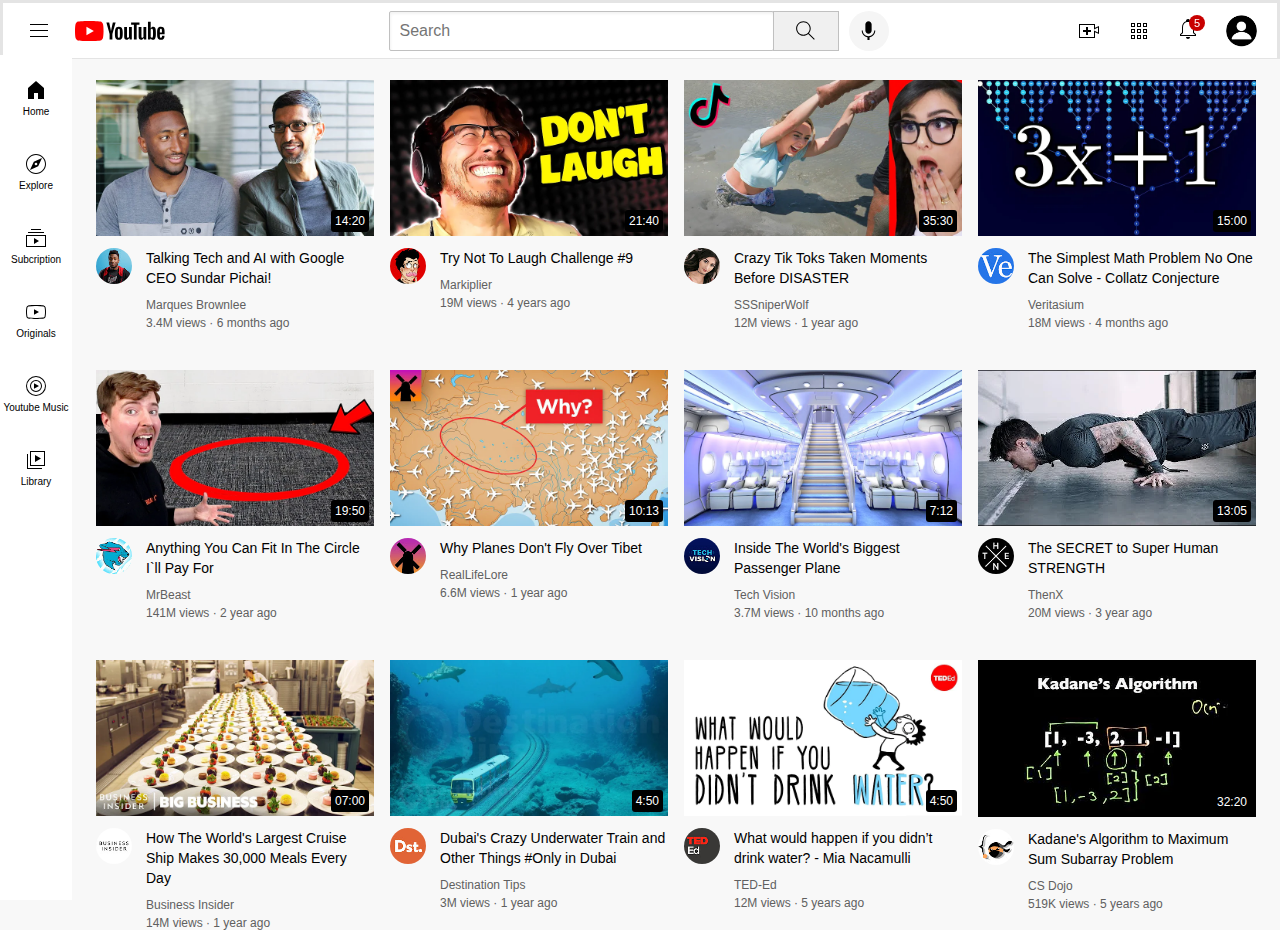
<file: index.html>
<!DOCTYPE html>
<html lang="en">
  <head>
    <meta charset="UTF-8" />
    <meta name="viewport" content="width=device-width, initial-scale=1.0" />
    <title>Youtube.Com</title>
    <link rel="stylesheet" href="styles/general.css" />
    <link rel="stylesheet" href="styles/header.css" />
    <link rel="stylesheet" href="styles/video.css" />
    <link rel="stylesheet" href="styles/sidebar.css" />
  </head>

  <body>
    <header class="header">
      <div class="left-section">
        <img class="hamburger-menu" src="icons/hamburger-menu.svg">
        <img class="youtube-logo" src="icons/youtube-logo.svg"></div>
      <div class="middle-section">
        <input class="search-bar" type="text" placeholder="Search" />
      <button class="search-button">
<img class="search-icon" src="icons/search.svg">
<div class="tooltip">search</div>
      </button>
      <button class="voice-search-button"> 
         <img  class="voice-search-icon" src="icons/voice-search-icon.svg"></button>
    
      
      </div>
      <div class="right-section">
        <div class="upload-icon-container">
        
        <img class="upload-icon" src="icons/upload.svg" >
        <div class="tooltip">Create</div>
        </div>
        <img class="youtube-apps-icon" src="icons/youtube-apps.svg">
        <div class="notifications-icon-conatiner">
        <img class="notifications-icon" src="icons/notifications.svg">
        <div class="notifications-count">5</div>
      </div>
        <img class="current-user-picture" src="icons/Profile-Avatar-PNG-Picture.png" alt="">
      </div>
    </header>

  
    <nav class="sidebar">
    <div class="sidebar-link"><img src="side-bar/home.svg"><div>Home</div></div>
    <div class="sidebar-link"><img src="side-bar/explore.svg"><div>Explore</div></div>
    <div class="sidebar-link"><img src="side-bar/subscriptions.svg"><div>Subcription</div></div>
    <div class="sidebar-link"><img src="side-bar/originals.svg"><div>Originals</div></div>
    <div class="sidebar-link"><img src="side-bar/youtube-music.svg"><div>Youtube Music</div></div>
    <div class="sidebar-link"><img src="side-bar/library.svg"><div>Library</div></div>

    </nav>
    <main>
    <section class="video-grid">
      
      <div class="video-preview">
        <div class="thumbnail-row"> <a href="https://www.youtube.com/watch?v=n2RNcPRtAiY">
          <img class="thumbnail" src="tumbnails/thumbnail-1.webp" /></a>
      <div class="video-time">14:20</div>
        </div>


        <div class="video-info-grid">
          <div class="channel-picture">
            <img
              class="profile-picture"
              src="channel-profile-picture/channel-1.jpeg"
            />
          </div>
          <div class="video-info">
            <p class="video-title">
              Talking Tech and AI with Google CEO Sundar Pichai!
            </p>
            <p class="video-author">Marques Brownlee</p>
            <p class="video-stats">3.4M views &#183; 6 months ago</p>
          </div>
        </div>
      </div>

      <div class="video-preview">
        <div class="thumbnail-row">
          <a href="https://www.youtube.com/watch?v=mP0RAo9SKZk">
          <img class="thumbnail" src="tumbnails/thumbnail-2.webp" />
        </a>
          <div class="video-time">21:40</div>
        </div>
        <div class="video-info-grid">
          <div class="channel-picture">
            <img
              class="profile-picture"
              src="channel-profile-picture/channel-2.jpeg"
            />
          </div>
          <div class="video-info">
            <p class="video-title">Try Not To Laugh Challenge #9</p>
            <p class="video-author">Markiplier</p>
            <p class="video-stats">19M views &#183; 4 years ago</p>
          </div>
        </div>
      </div>

      <div class="video-preview">
        <div class="thumbnail-row">
          <a href="https://www.youtube.com/watch?v=FgjPQQeTh1w">
          <img class="thumbnail" src="tumbnails/thumbnail-3.webp" />
        </a>
          <div class="video-time">35:30</div>
        </div>
        <div class="video-info-grid">
          <div class="channel-picture">
            <img
              class="profile-picture"
              src="channel-profile-picture/channel-3.jpeg"
            />
          </div>
          <div class="video-info">
            <p class="video-title">
              Crazy Tik Toks Taken Moments Before DISASTER
            </p>
            <p class="video-author">SSSniperWolf</p>
            <p class="video-stats">12M views · 1 year ago</p>
          </div>
        </div>
      </div>

      <div class="video-preview">
        <div class="thumbnail-row">
          <img class="thumbnail" src="tumbnails/thumbnail-4.webp" />
          <div class="video-time">15:00</div>
        </div>
        <div class="video-info-grid">
          <div class="channel-picture">
            <img
              class="profile-picture"
              src="channel-profile-picture/channel-4.jpeg"
            />
          </div>
          <div class="video-info">
            <p class="video-title">
              The Simplest Math Problem No One Can Solve - Collatz Conjecture
            </p>
            <p class="video-author">Veritasium</p>
            <p class="video-stats">18M views · 4 months ago</p>
          </div>
        </div>
      </div>

      <div class="video-preview">
        <div class="thumbnail-row">
          <img class="thumbnail" src="tumbnails/thumbnail-6.webp" />
          <div class="video-time">19:50</div>
        </div>
        <div class="video-info-grid">
          <div class="channel-picture">
            <img
              class="profile-picture"
              src="channel-profile-picture/channel-6.jpeg"
            />
          </div>
          <div class="video-info">
            <p class="video-title">
              Anything You Can Fit In The Circle I`ll Pay For
            </p>
            <p class="video-author">MrBeast</p>
            <p class="video-stats">141M views · 2 year ago</p>
          </div>
        </div>
      </div>

      <div class="video-preview">
        <div class="thumbnail-row">
          <img class="thumbnail" src="tumbnails/thumbnail-7.webp" />
          <div class="video-time">10:13</div>
        </div>
        <div class="video-info-grid">
          <div class="channel-picture">
            <img
              class="profile-picture"
              src="channel-profile-picture/channel-7.jpeg"
            />
          </div>
          <div class="video-info">
            <p class="video-title">
              Why Planes Don't Fly Over Tibet
            </p>
            <p class="video-author">RealLifeLore</p>
            <p class="video-stats">6.6M views · 1 year ago</p>
          </div>
        </div>
      </div>
      <div class="video-preview">
        <div class="thumbnail-row">
          <img class="thumbnail" src="tumbnails/thumbnail-8.webp" />
          <div class="video-time">7:12</div>
        </div>
        <div class="video-info-grid">
          <div class="channel-picture">
            <img
              class="profile-picture"
              src="channel-profile-picture/channel-8.jpeg"
            />
          </div>
          <div class="video-info">
            <p class="video-title">
            
Inside The World's Biggest Passenger Plane
            </p>
            <p class="video-author">Tech Vision</p>
            <p class="video-stats">3.7M views · 10 months ago

            </p>
          </div>
        </div>
      </div>
      <div class="video-preview">
        <div class="thumbnail-row">
          <img class="thumbnail" src="tumbnails/thumbnail-9.webp" />
          <div class="video-time">13:05</div>
        </div>
        <div class="video-info-grid">
          <div class="channel-picture">
            <img
              class="profile-picture"
              src="channel-profile-picture/channel-9.jpeg"
            />
          </div>
          <div class="video-info">
            <p class="video-title">
             
The SECRET to Super Human STRENGTH
            </p>
            <p class="video-author">ThenX</p>
            <p class="video-stats">20M views · 3 year ago</p>
          </div>
        </div>
      </div>
      <div class="video-preview">
        <div class="thumbnail-row">
          <img class="thumbnail" src="tumbnails/thumbnail-10.webp" />
          <div class="video-time">07:00</div>
        </div>
        <div class="video-info-grid">
          <div class="channel-picture">
            <img
              class="profile-picture"
              src="channel-profile-picture/channel-10.jpeg"
            />
          </div>
          <div class="video-info">
            <p class="video-title">
              
How The World's Largest Cruise Ship Makes 30,000 Meals Every Day
            </p>
            <p class="video-author">Business Insider</p>
            <p class="video-stats">14M views · 1 year ago</p>
          </div>
        </div>
      </div>
      <div class="video-preview">
        <div class="thumbnail-row">
          <img class="thumbnail" src="tumbnails/thumbnail-11.webp" />
          <div class="video-time">4:50</div>
        </div>
        <div class="video-info-grid">
          <div class="channel-picture">
            <img
              class="profile-picture"
              src="channel-profile-picture/channel-11.jpeg"
            />
          </div>
          <div class="video-info">
            <p class="video-title">
              
Dubai's Crazy Underwater Train and Other Things #Only in Dubai
            </p>
            <p class="video-author">Destination Tips</p>
            <p class="video-stats">3M views · 1 year ago</p>
          </div>
        </div>
      </div>
      <div class="video-preview">
        <div class="thumbnail-row">
          <img class="thumbnail" src="tumbnails/thumbnail-12.webp" />
          <div class="video-time">4:50</div>
        </div>
        <div class="video-info-grid">
          <div class="channel-picture">
            <img
              class="profile-picture"
              src="channel-profile-picture/channel-12.jpeg"
            />
          </div>
          <div class="video-info">
            <p class="video-title">
              What would happen if you didn’t drink water? - Mia Nacamulli
            </p>
            <p class="video-author">TED-Ed</p>
            <p class="video-stats">12M views · 5 years ago</p>
          </div>
        </div>
      </div>
      <div class="video-preview">
        <div class="thumbnail-row">
          <img class="thumbnail" src="tumbnails/thumbnail-5.webp" />
          <div class="video-time">32:20</div>
        </div>
        <div class="video-info-grid">
          <div class="channel-picture">
            <img
              class="profile-picture"
              src="channel-profile-picture/channel-5.jpeg"
            />
          </div>
          <div class="video-info">
            <p class="video-title">
             
Kadane's Algorithm to Maximum Sum Subarray Problem
            </p>
            <p class="video-author">CS Dojo</p>
            <p class="video-stats">519K views · 5 years ago</p>
          </div>
        </div>
      </div>
      
    </s>
    </main>
  </body>
</html>
</file>
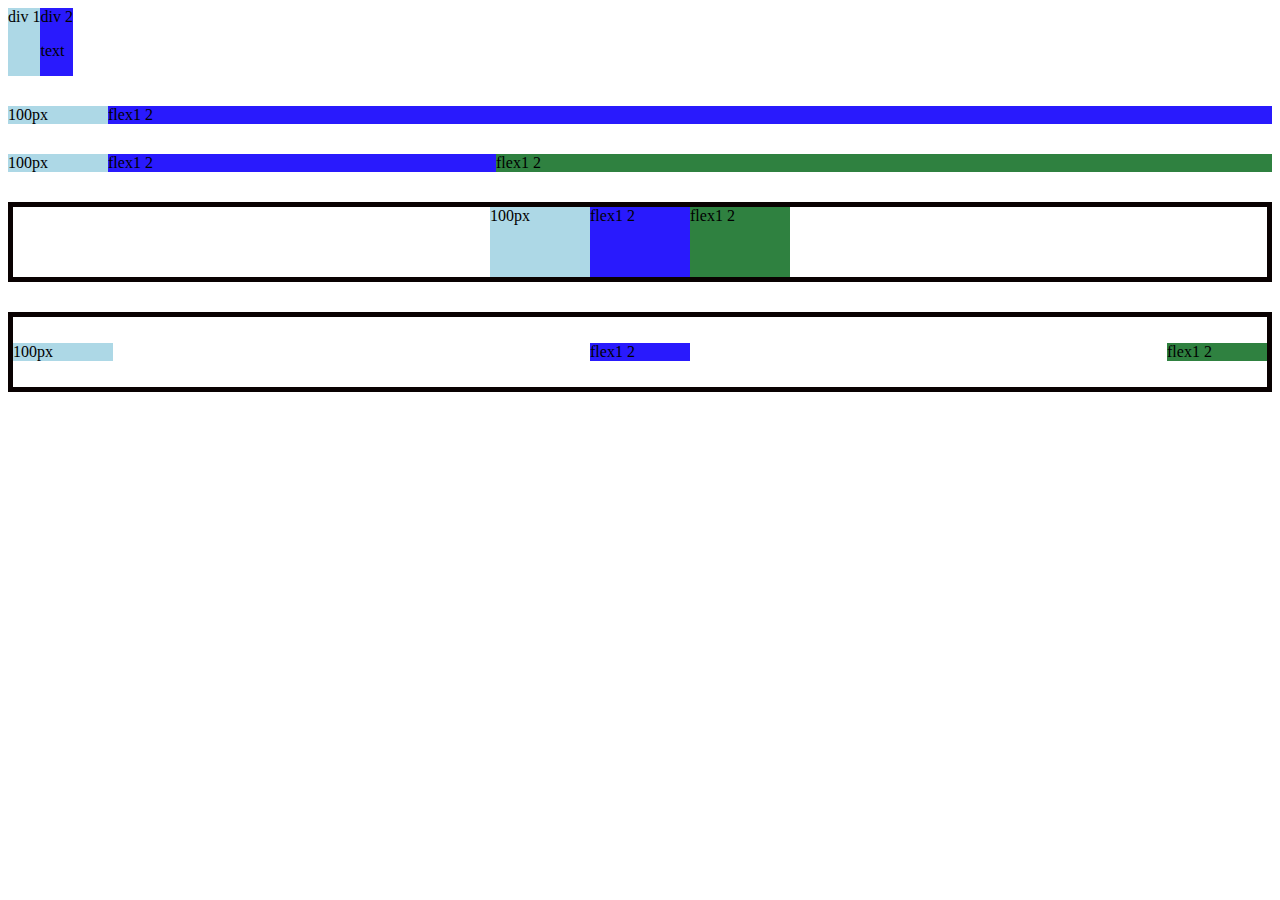
<file: practice_notes/flexbox.html>
<!DOCTYPE html>
<html lang="en">
  <head>
    <meta charset="UTF-8" />
    <meta name="viewport" content="width=device-width, initial-scale=1.0" />
    <title>flex-box</title>
  </head>
  <body>

    <!-- <--ascasc-->


    <div style="display: flex; 
    flex-direction: row">
      <div style="background-color: lightblue; ">div 1</div>
      <div style="background-color: rgb(41, 26, 253)">
        div 2
        <p>text</p>
      </div>
    </div>



   <!-- <--ascasc--> 

    <div style="
    display: flex; 
    flex-direction: row; 
    margin-top: 30px">

      <div style="
      background-color: lightblue;
       width: 100px">100px</div>
      <div style=
      "background-color: rgb(41, 26, 253);
       flex:1">
       flex1 2</div>
    </div>

    <div style="display: flex; flex-direction: row; margin-top: 30px">
      <div style="background-color: lightblue; width: 100px">100px</div>
      <div style="background-color: rgb(41, 26, 253); flex: 1">flex1 2</div>
      <div style="background-color: rgb(47, 129, 64); flex: 2">flex1 2</div>
    </div></body>

    <div
      style="
        height: 70px;
        border: 5px solid rgb(9, 1, 1);
        display: flex;
        flex-direction: row;
        margin-top: 30px;
        justify-content: center;
      "
    >
      <div style="background-color: lightblue; width: 100px;">100px</div>
      <div style="background-color: rgb(41, 26, 253); ; width: 100px;">
        flex1 2
      </div>
      <div style="background-color: rgb(47, 129, 64); ; width: 100px;">
        flex1 2
      </div>
    </div>



  <div
  style="
    height: 70px;
    border: 5px solid rgb(9, 1, 1);
    display: flex;
    flex-direction: row;
    margin-top: 30px;
    justify-content: space-between;
    align-items: center;
  "
>
<div style="background-color: lightblue; width: 100px;">100px</div>
<div style="background-color: rgb(41, 26, 253); ; width: 100px;">
  flex1 2
</div>
<div style="background-color: rgb(47, 129, 64); ; width: 100px;">
  flex1 2
</div>
</div>

    
  </body>
</html>
</file>
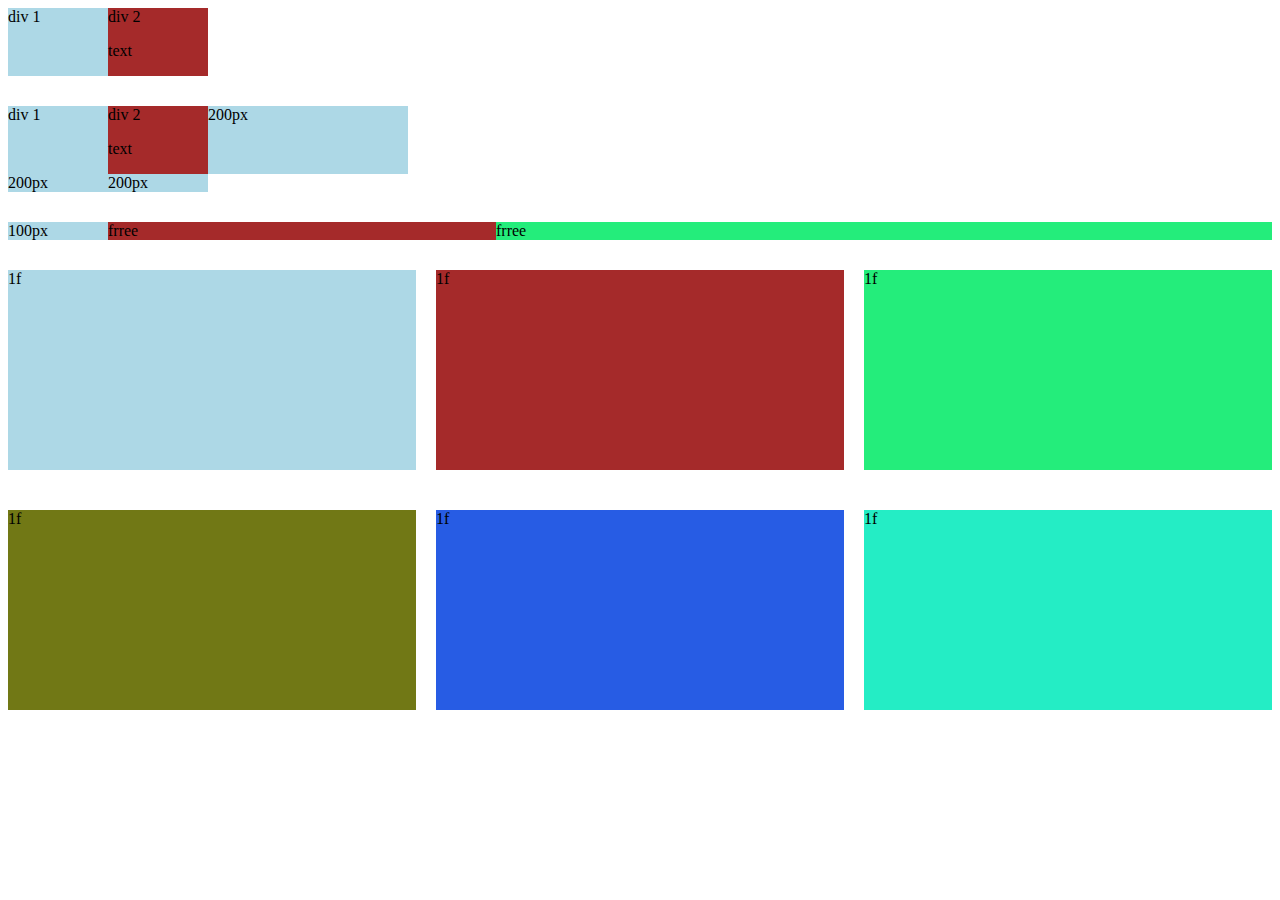
<file: practice_notes/grid.html>
<!DOCTYPE html>
<html>
    <head>
        <title>grid</title>
    </head>
    <body style="padding-bottom: ;">

        <div style="
            display: grid;
            grid-template-columns: 100px 100px;
          ">
        <div style="background-color: lightblue;">div 1</div>
        <div style="background-color: brown;">div 2<p>text</p></div>
    </div>   

    <div style="
            display: grid;
            grid-template-columns: 100px 100px 200px;
            margin-top: 30px;">
        <div style="background-color: lightblue;">div 1</div>
        <div style="background-color: brown;">div 2<p>text</p></div>
        <div style="background-color: lightblue;">200px</div>
        <div style="background-color: lightblue;">200px</div>
        <div style="background-color: lightblue;">200px</div>
    </div> 
    
    <div style="
    display: grid;
    grid-template-columns: 100px 1fr 2fr;
    margin-top: 30px;
  ">
<div style="background-color: lightblue;">100px</div>
<div style="background-color: brown;">frree</div>
<div style="background-color: rgb(36, 237, 123);">frree</div>

</div> 
<div style="
display: grid;
grid-template-columns: 1fr 1fr 1fr;
margin-top: 30px;
column-gap: 20px;
row-gap: 40px;
">
<div style="background-color: lightblue; height: 200px;">1f</div>
<div style="background-color: brown; height: 200px;">1f</div>
<div style="background-color: rgb(36, 237, 123); height: 200px;">1f</div>
<div style="background-color: rgb(113, 120, 21); height: 200px;">1f</div>
<div style="background-color: rgb(39, 92, 228); height: 200px;">1f</div>
<div style="background-color: rgb(36, 237, 197); height: 200px;">1f</div>

</div>  

    </body>
</html>
</file>
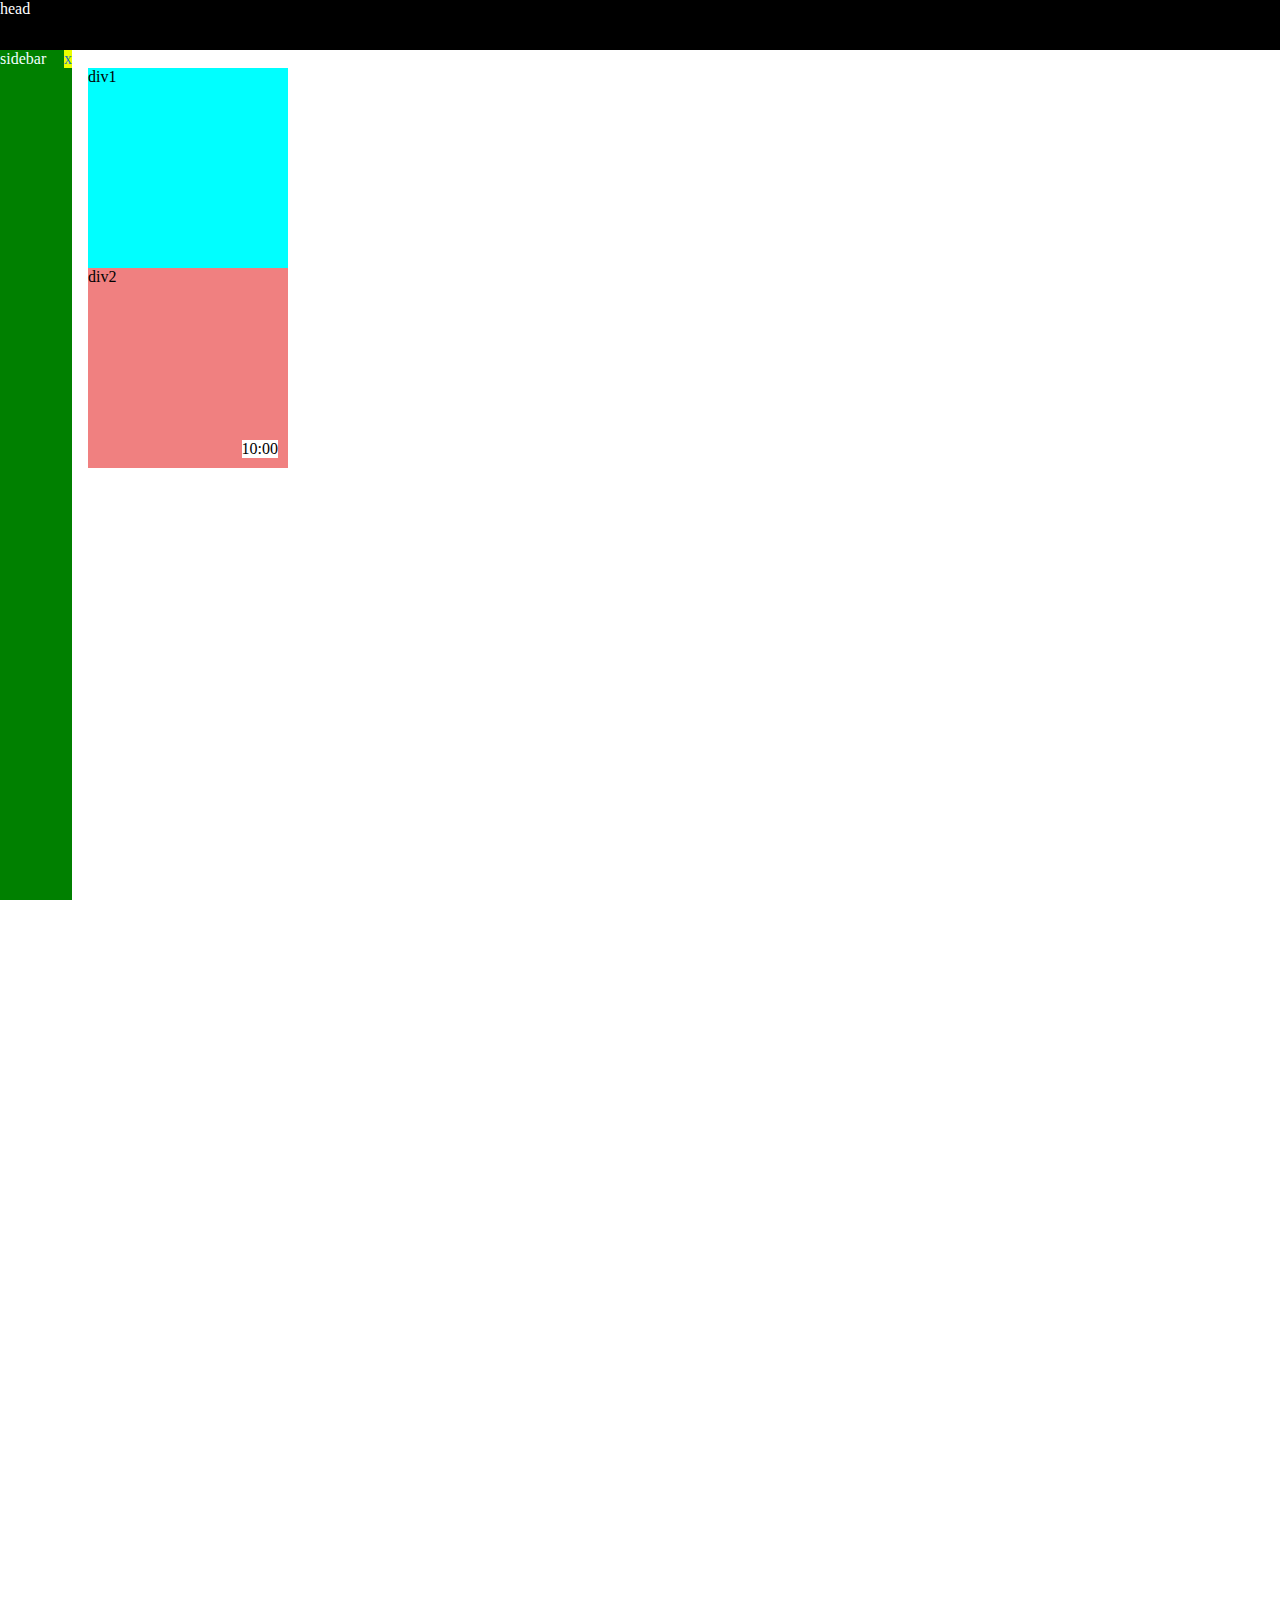
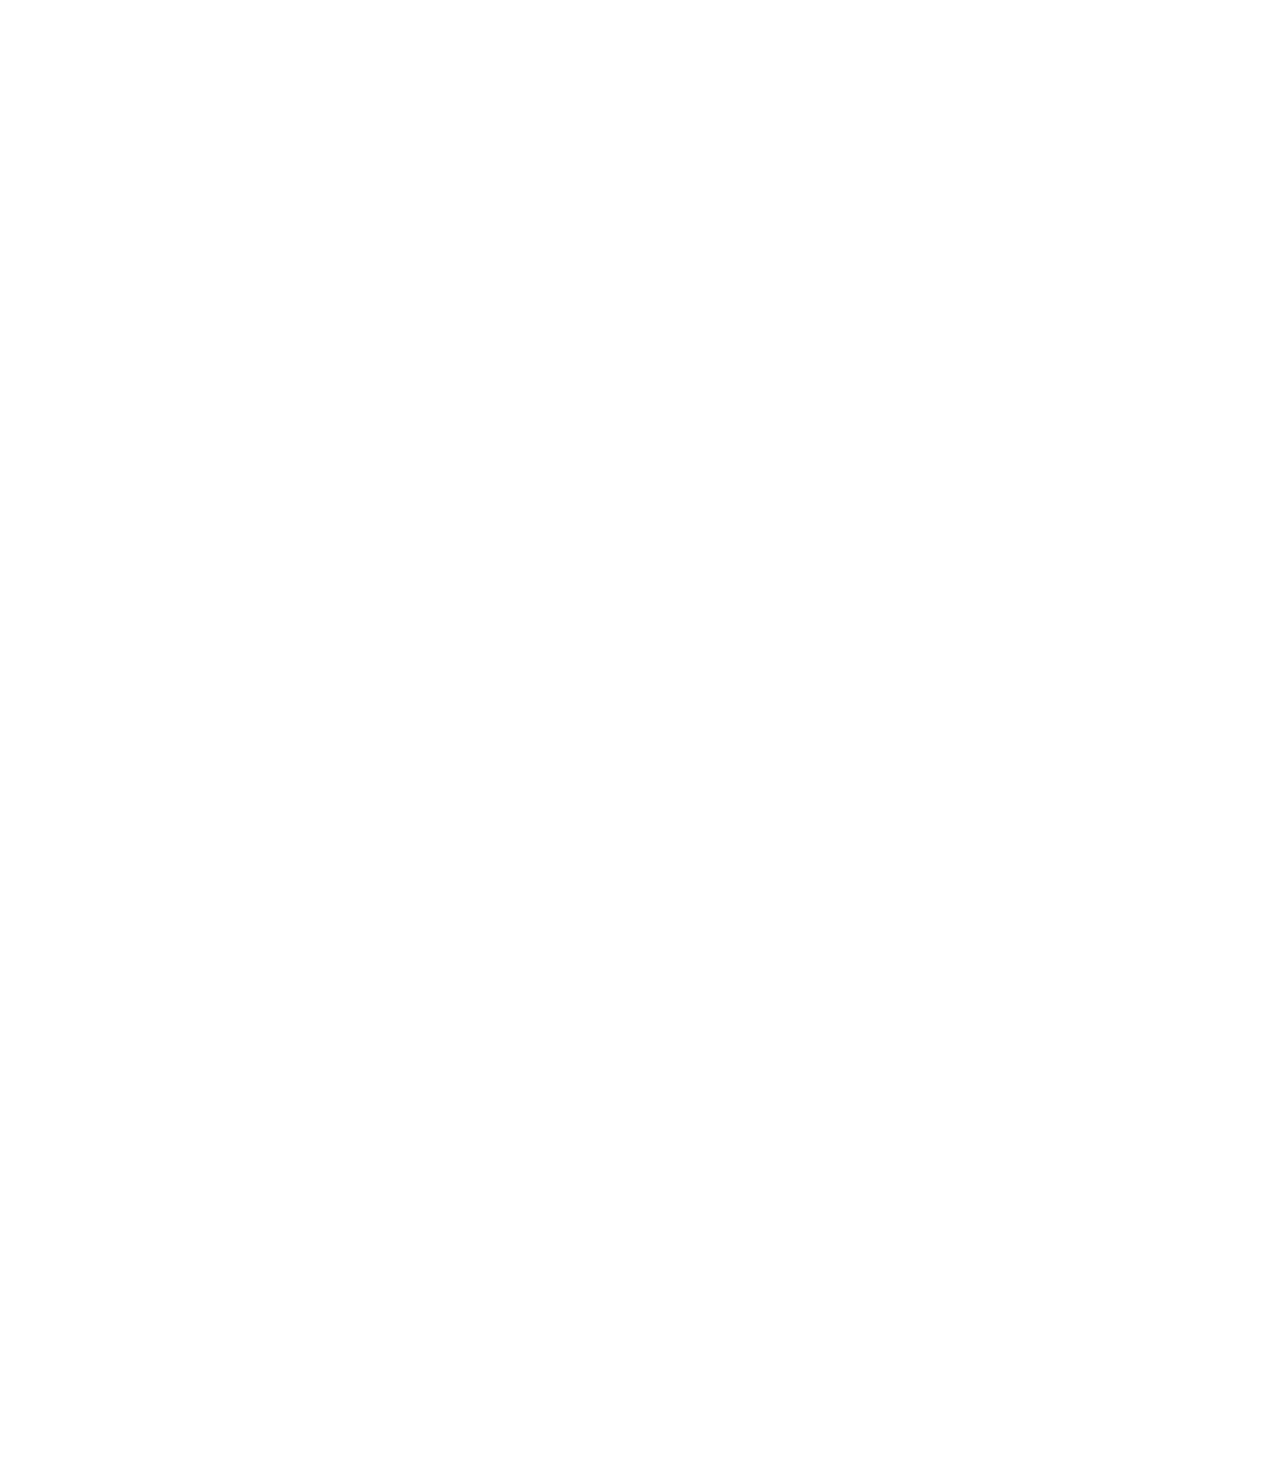
<file: practice_notes/postion.html>
<!DOCTYPE html>
<html lang="en">
  <head>
    <meta charset="UTF-8" />
    <meta name="viewport" content="width=device-width, initial-scale=1.0" />
    <title>postion practice</title>
  </head>
  <body style="height: 3000px; padding-top: 60px; padding-left: 80px">
    
    
    <div
      style="
        background-color: rgb(0, 0, 0);
        color: white;
        position: fixed;
        top: 0;
        left: 0;
        right: 0; height: 50px;
        z-index: 100;
      "
    >
      head
    </div>
    


    
    <div style="background-color: aqua; height: 200px; width: 200px">div1</div>
    <div
      style="
        background-color: green;
        color: azure;
        position: fixed;
        left: 0;
        bottom: 0;
        top: 50px;
        width: 72px;
      "
    >
      sidebar
      <div style="
    background-color: rgb(234, 255, 0);
    position: absolute;
    color: rgb(26, 115, 192);
    top:0;
    right: 0px;
    ;">
        x 
    </div>
 </div>
 
 <div style="
    background-color: lightcoral;
     height: 200px;
      width: 200px;
      position: relative;
      
      ">
      div2 <div style="
      background-color: rgb(255, 255, 255);
      position: absolute;
      color: rgb(0, 0, 0);
      bottom:010px;
      right: 010px;
      
      ;">
          10:00
      </div>
      </div>
  
  </body>
</html>
</file>
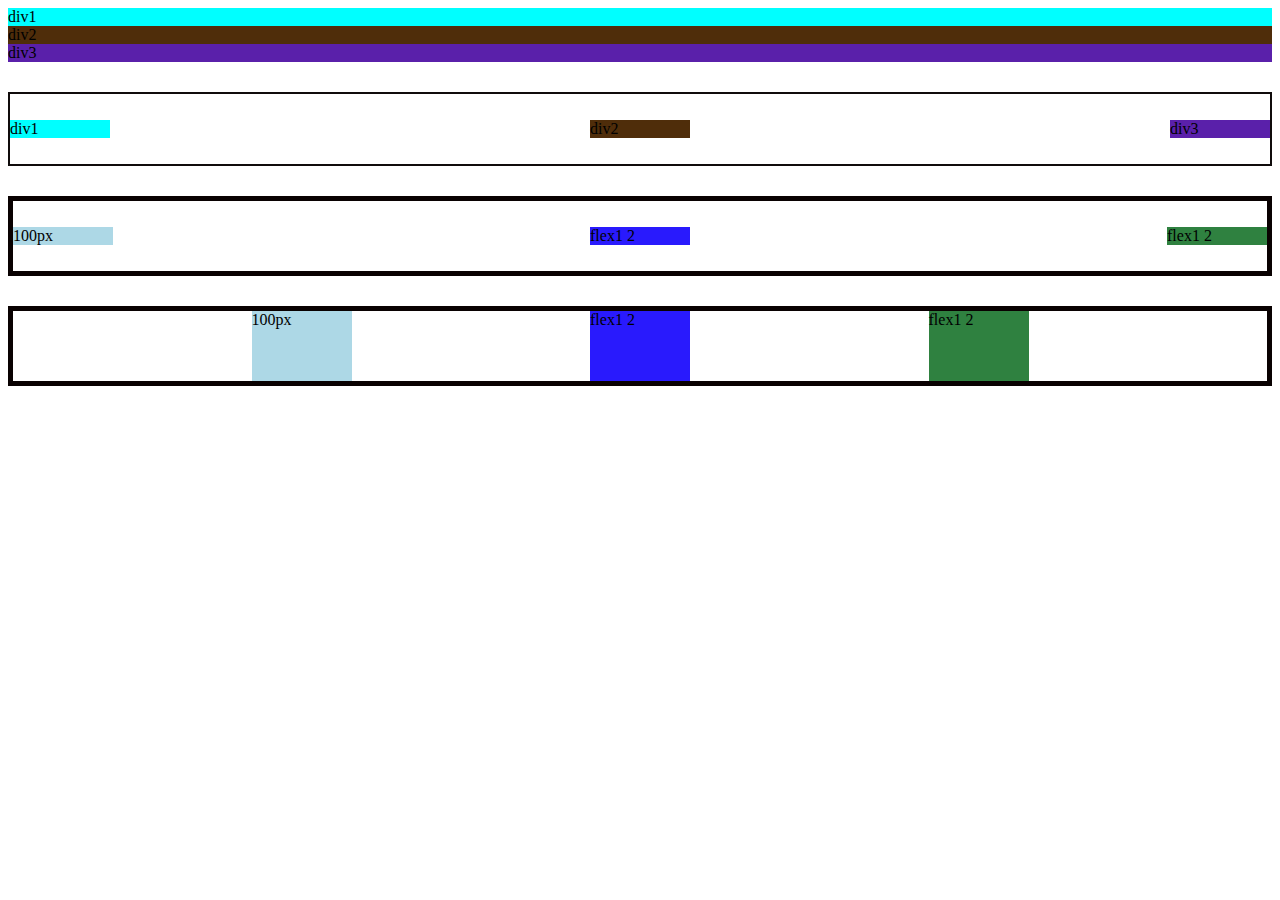
<file: practice_notes/prac.html>
<!DOCTYPE html>
<html lang="en">
  <head>
    <meta charset="UTF-8" />
    <meta name="viewport" content="width=device-width, initial-scale=1.0" />
    <title>Document</title>
    <style></style>
  </head>
  <body>
    <div style="background-color: aqua">div1</div>
    <div style="background-color: rgb(79, 45, 10)">div2</div>
    <div style="background-color: rgb(90, 32, 170)">div3</div>

    <div
      style="
        height: 70px;
        margin-top: 30px;
        border: 2px solid rgb(16, 12, 12);
        display: flex;
        flex-direction: row;
        justify-content: space-between;
        align-items: center;
       
      "
    >
      <div style="background-color: aqua; width: 100px; ">div1</div>
      <div style="background-color: rgb(79, 45, 10); width: 100px">div2</div>
      <div style="background-color: rgb(90, 32, 170); width: 100px">div3</div>
    </div>

    <div
      style="
        height: 70px;
        border: 5px solid rgb(9, 1, 1);
        display: flex;
        flex-direction: row;
        margin-top: 30px;
        justify-content: space-between;
        align-items: center;
      "
    >
      <div style="background-color: lightblue; width: 100px">100px</div>
      <div style="background-color: rgb(41, 26, 253); width: 100px">
        flex1 2
      </div>
      <div style="background-color: rgb(47, 129, 64); width: 100px">
        flex1 2
      </div>
    </div>

    <div
      style="
        height: 70px;
        border: 5px solid rgb(9, 1, 1);
        display: flex;
        flex-direction: row;
        margin-top: 30px;
        justify-content: space-evenly;
      "
    >
      <div style="background-color: lightblue; width: 100px">100px

      </div>
      <div style="background-color: rgb(41, 26, 253); width: 100px">
        flex1 2
      </div>
      <div style="background-color: rgb(47, 129, 64); width: 100px">
        flex1 2
      </div>
    </div>
  </body>
</html>
</file>
<file: styles/general.css>
p {
  margin-top: 0;
  margin-bottom: 0;
}

body {
  /* This style below will be inherited */
  font-family: Roboto, Arial;
  margin: 0;
  padding-top: 80px;
  padding-left: 96px;
  padding-right: 24px;
  background-color: rgb(248, 248, 248);
}
</file>
<file: styles/header.css>
.header {
  height: 55px;
  background-color: white;
  display: flex;
  flex-direction: row;
  justify-content: space-between;
  position: fixed;
  top: 0;
  left: 0;
  right: 0;
  border-bottom-width:1px;
  border-style:solid ;
  border-color:rgb(228, 228, 228) ;
  z-index: 100;
}

.left-section {
  display: flex;
  align-items: center;
}

.hamburger-menu {
  height: 24px;
  margin-left: 24px;
  margin-right: 24px;
}

.youtube-logo {
  height: 20px;
}

.middle-section {
  flex: 1;
  margin-left: 70px;
  margin-right: 35px;
  max-width: 500px;
  display: flex;
  align-items: center;
}

.search-bar {
  flex: 1;
  height: 36px;
  padding-left: 10px;
  font-size: 16px;
  border: 1px solid rgb(192, 192, 192);
  border-radius: 2px;
  box-shadow: inset 1px 2px 3px rgba(0, 0, 0, 0.05);
  width: 0;
}

.search-bar::placeholder {
  font-family: Roboto, Arial;
  font-size: 16px;
}

.search-button {
  height: 40px;
  width: 66px;
  background-color: rgb(240, 240, 240);
  border-width: 1px;
  border-style: solid;
  border-color: rgb(192, 192, 192);
  margin-left: -1px;
  margin-right: 10px;


}



.search-button,
.voice-search-button,
.upload-icon-container {
  display: flex;
  justify-content: center;
  align-items: center;
  position: relative;
}

.search-button .tooltip,
.voice-search-button .tooltip,
.upload-icon-container .tooltip {
  position: absolute;
  background-color: gray;
  color: white;
  padding-top: 4px;
  padding-bottom: 4px;
  padding-left: 8px;
  padding-right: 8px;
  border-radius: 2px;
  font-size: 12px;
  bottom: -30px;
  opacity: 0;
  transition: opacity 0.15s;
  pointer-events: none;
  white-space: nowrap;
}
.search-button:hover .tooltip,
.voice-search-button:hover .tooltip,
.upload-icon-container:hover .tooltip {
  opacity: 1;
}





.search-icon {
  height: 25px;

}

.voice-search-button {
  height: 40px;
  width: 40px;
  border-radius: 20px;
  border: none;
  background-color: rgb(245, 245, 245);
}

.voice-search-icon {
  height: 25px;
 
}

.right-section {
  width: 180px;
  margin-right: 20px;
  display: flex;
  align-items: center;
  justify-content: space-between;
  flex-shrink: 0;
}

.upload-icon {
  height: 24px;
}

.youtube-apps-icon {
  height: 24px;
}

.notifications-icon {
  height: 24px;
}

.current-user-picture {
  height: 32px;
  border-radius: 16px;
}
.notifications-icon-conatiner{
  position: relative;
}
.notifications-count{
  position: absolute;
  top:-2px;
  right: -5px;
  color: white;
  background-color: rgb(200, 0, 0);
  border-radius: 10px;
  font-family: Arial, Helvetica, sans-serif;
  font-size: 11px;
  padding-left: 5px;
  padding-right: 5px ;
  padding-top:2px ;
  padding-bottom:2px ;
}
</file>
<file: styles/video.css>
.thumbnail {
   width: 100%;
    
  }
  
 
  .video-title {
    margin-top: 0;
    font-size: 14px;
    font-weight: 500;
    line-height: 20px;
    margin-bottom: 10px;
  }
  
  .channel-picture {
    display: inline-block;
    width: 50px;
    vertical-align: top;
    
  }
  
  
  
  .profile-picture {
    width: 36px;
    border-radius: 50px;
  }
  
  .thumbnail-row {
    margin-bottom: 8px;
    position: relative;
  }
  
  .video-author,
  .video-stats {
    font-size: 12px;
    color: rgb(96, 96, 96);
  }
  
  .video-author {
    margin-bottom: 4px;
  }
  .video-info-grid{
    display: grid;
    grid-template-columns: 50px 1fr;
    
  }
  .video-grid{
    display: grid;
    grid-template-columns: 1fr 1fr 1fr ;
    column-gap: 16px;
    row-gap:40px ;
    font-family: Roboto,Arial;
  
  }

  @media(max-width:750px){
    .video-grid{
   
      grid-template-columns: 1fr 1fr  ;
    }
    }
    @media(min-width:1000px){
      .video-grid{
     
        grid-template-columns: 1fr 1fr 1fr 1fr ;
       
      }
  
  }
  
  .video-time{
    border-radius: 3px;
    
    padding:4px ;
   
    font-size: 12px;
    font-weight:500 ;
    background-color: black;
    color: white;
    position: absolute;
    bottom: 8px;
    right: 5px;
  }
</file>
<file: styles/sidebar.css>
.sidebar {
  position: fixed;
 background-color: white;
  left: 0;
  bottom: 0;
  top: 55px;
  width: 72px;
  z-index: 200;
  padding-top: 5px;
}
.sidebar-link {
  height: 74px;
  
  display: flex;
  justify-content: center;
  align-items: center;
  flex-direction: column;
  cursor: pointer;
}
.sidebar-link:hover {
  background-color: rgb(235, 235, 235);
}
.sidebar-link img {
  height: 24px;
  margin-bottom: 4px;
}
.sidebar-link div {
  font-family: Arial, Helvetica, sans-serif;
  font-size: 10px;
}
</file>
